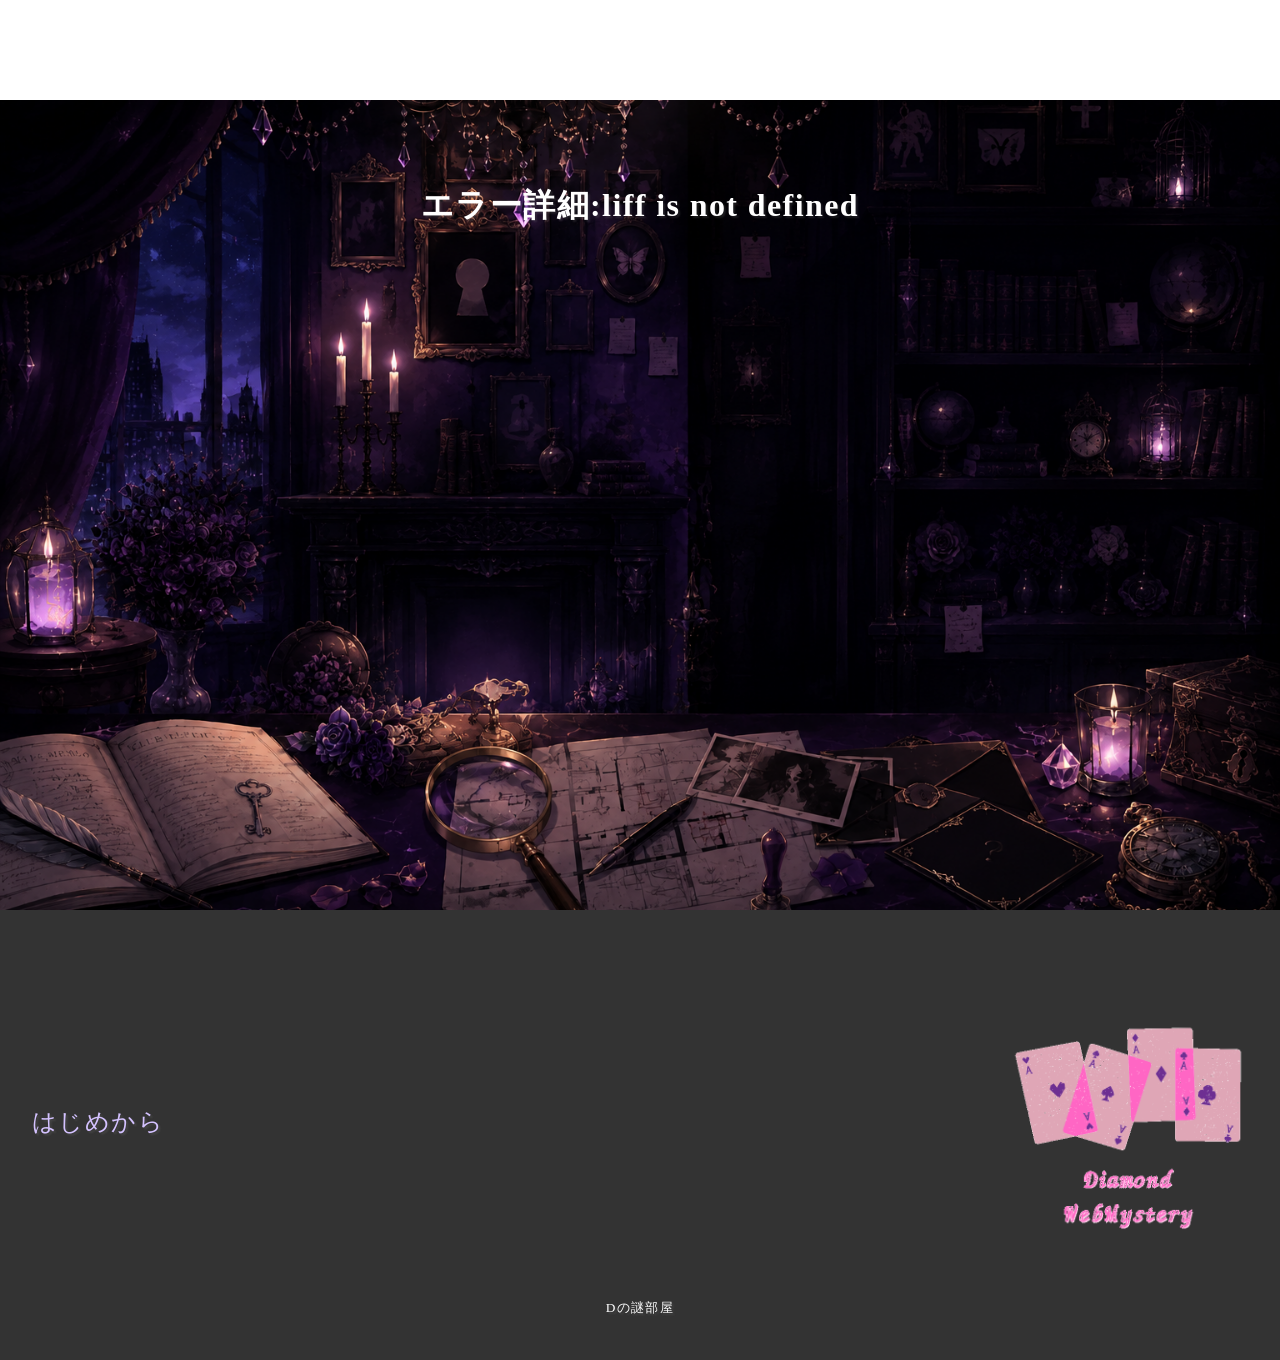
<file: index.html>
<!doctype html>
<html lang="ja">
  <head>
    <meta charset="UTF-8" />
    <meta name="viewport" content="width=device-width, initial-scale=1.0" />
    <title>TikTok配信過去問6-10</title>
    <meta name="description" content="TikTok配信過去問6-10" />
    <meta name="format-detection" content="telephone=no" />

    <!-- favicon/web-clip-icon -->
    <link rel="icon" href="favicon.ico" type="image/ico" />
    <link rel="icon" href="favicon.png" type="image/png" />
    <link rel="icon" href="favicon.svg" type="image/svg+xml" />
    <link rel="apple-touch-icon" href="webclip.png" />

    <!-- ogp共有時の表示 -->
    <meta property="og:site_name" content="TikTok配信過去問6-10" />
    <meta property="og:url" content="http://127.0.0.1:5500/src/index.html" />
    <meta property="og:type" content="website" />
    <meta property="og:title" content="TikTok配信過去問6-10" />
    <meta property="og:description" content="TikTok配信過去問6-10" />
    <meta property="og:image" content="URL" />
    <meta property="og:locale" content="ja_JP" />

    <meta property="fb:app_id" content="AppID" />
    <meta name="twitter:card" content="summary_large_image" />
    <meta name="twitter:site" content="@twitter_id" />
    <meta name="twitter:description" content="TikTok配信過去問6-10" />
    <meta name="twitter:image:src" content="URL" />

    <!-- google fonts -->
    <link rel="preconnect" href="https://fonts.googleapis.com" />
    <link rel="preconnect" href="https://fonts.gstatic.com" crossorigin />
    <link
      href="https://fonts.googleapis.com/css2?family=Noto+Sans+JP:wght@400;500;700&family=Roboto:wght@400;700&family=Zen+Kurenaido&display=swap"
      rel="stylesheet"
    />

    <!-- css -->
    <link rel="stylesheet" href="css/reset.css" />
    <link rel="stylesheet" href="css/style.css" />

    <!-- js -->
    <script src="https://static.line-scdn.net/liff/edge/2/sdk.js"></script>
    <script src="js/main.js" defer></script>
    <script src="https://cdn.jsdelivr.net/npm/gsap@3.13.0/dist/gsap.min.js"></script>

    <!-- audio -->
    <audio id="pipon" src="audio/pipopipon.mp3" preload="auto"></audio>
    <audio id="bubuu" src="audio/bubuu.mp3" preload="auto"></audio>
  </head>
  <body class="js_body is-active">
    <header class="l_header js_header">
      <h1 class="l_header_logo">
        <p class="l_header_link">TikTok配信過去問6-10</p>
      </h1>
      <nav class="l_header-nav js_nav">
        <ul class="l_header-nav_list">
          <li class="l_header-nav_item">
            <a href="index.html" class="l_header-nav_link">はじめから</a>
          </li>
          <!-- <li class="l_header-nav_item">
            <button class="l_header-nav_link" onclick="hint()">ヒント</button>
          </li> -->
        </ul>
      </nav>
      <button class="m_hamburger js_hamburger">
        <span class="m_hamburger-bar"></span>
        <span class="m_hamburger-bar"></span>
        <span class="m_hamburger-bar"></span>
      </button>
    </header>

    <!-- ローディング画面 -->
    <section id="sectionCheck">
      <div id="loading" class="l_contents l_container-sm">
        <p class="m_section_title m_p-w">LINEログイン確認中...</p>
      </div>
      <div id="errorContent" class="js_hidden l_contents l_container-sm">
        <p class="m_section_title m_p-w">
          この謎に挑戦するには、LINE公式アカウントの友だち追加が必要です。
        </p>

        <button id="addLineBtn" class="m_btn">友だち追加する</button>
      </div>
    </section>
    <div id="premiumContent" class="js_hidden">
      <div class="start">
        <div class="l_contents l_container-sm">
          <p>TikTok_LIVE配信で出題した謎が解ける💡</p>
          <p>本作は、【謎6】～【謎10】です</p>
          <p>※配信でしか解けないような謎は少し修正しています</p>
          <br />
          <p>
            <button class="m_btn" onclick="openhint('example')">ヒント</button>
            は、何度でも押せます。
          </p>
          <div class="js_hint" id="hintExample1">
            <br />
            <p>ヒント1</p>
          </div>
          <div class="js_hint" id="hintExample2">
            <br />
            <p>ヒント2</p>
          </div>
          <div class="js_hint" id="hintExample3">
            <br />
            <p>ヒント3</p>
          </div>
        </div>
        <button class="m_btn" onclick="start('o')">謎を解く</button>
        <p><br /></p>
        <p>※Chromeでしか<br />動作確認してません！</p>
        <!-- <p>※メンテナンス中です。動作がうまくいかない場合があります。</p> -->
      </div>
      <!-- 黒い全画面レイヤー -->
      <div id="intro-overlay"></div>
      <div id="fadeout-overlay"></div>
      <main class="top_main">
        <section id="section0" class="l_section js_section is-active">
          <div class="l_contents l_container-sm">
            <div>
              <p class="m_question_p">まずは配信で出題していない特別謎</p>
              <button
                class="m_btn"
                onclick="
                  openModal('nazo0');
                  openQuestion();
                "
              >
                謎を開く
              </button>
              <!-- モーダル -->
              <div id="nazo0" class="l_modal is-disable">
                <div class="l_modal_content">
                  <span class="m_close-btn">&times;</span>
                  <p id="nazo0P">指定したコンテンツが入ります</p>
                </div>
              </div>
            </div>
            <button class="m_btn" onclick="openhint()">ヒント</button>
            <button class="m_btn" onclick="passQuestion()">次の謎へ</button>
            <div class="js_hint" id="nazo0h1">
              <p class="m_question_p">ヒント1</p>
            </div>
            <div class="js_hint" id="nazo0h2">
              <p class="m_question_p">ヒント2</p>
            </div>
            <div class="js_hint" id="nazo0h3">
              <p class="m_question_p">ヒント3</p>
            </div>
          </div>
        </section>
        <section id="section1" class="l_section js_section">
          <div class="l_contents l_container-sm">
            <div>
              <p class="m_question_p">謎６
              </p>
              <button
                class="m_btn"
                onclick="
                  openModal('nazo1');
                  openQuestion();
                "
              >
                謎を開く
              </button>
              <!-- モーダル -->
              <div id="nazo1" class="l_modal is-disable">
                <div class="l_modal_content">
                  <span class="m_close-btn">&times;</span>
                  <p id="nazo1P">指定したコンテンツが入ります</p>
                </div>
              </div>
            </div>
            <button class="m_btn" onclick="openhint()">ヒント</button>
            <button class="m_btn" onclick="passQuestion()">次の謎へ</button>
            <button class="m_btn" onclick="buckQuestion()">前の謎へ</button>
            <div class="js_hint" id="nazo1h1">
              <p class="m_question_p">イラストは、上から「太陽」「焼肉」「犬」</p>
            </div>
            <div class="js_hint" id="nazo1h2">
              <p class="m_question_p">太陽は照っていること、焼肉は焼いていることが大事です。</p>
            </div>
            <div class="js_hint" id="nazo1h3">
              <p class="m_question_p">擬音に着目して考えてみよう</p>
            </div>
          </div>
        </section>
        <section id="section2" class="l_section js_section">
          <div class="l_contents l_container-sm">
            <div>
              <p class="m_question_p">謎７</p>
              <button
                class="m_btn"
                onclick="
                  openModal('nazo2');
                  openQuestion();
                "
              >
                謎を開く
              </button>
              <!-- モーダル -->
              <div id="nazo2" class="l_modal is-disable">
                <div class="l_modal_content">
                  <span class="m_close-btn">&times;</span>
                  <p id="nazo2P">指定したコンテンツが入ります</p>
                </div>
              </div>
            </div>
            <button class="m_btn" onclick="openhint()">ヒント</button>
            <button class="m_btn" onclick="passQuestion()">次の謎へ</button>
            <button class="m_btn" onclick="buckQuestion()">前の謎へ</button>
            <div class="js_hint" id="nazo2h1">
              <p class="m_question_p">♪(´ε｀)
              </p>
            </div>
            <div class="js_hint" id="nazo2h2">
              <p class="m_question_p">これを見ているとピアノが弾きたくなるな...</p>
            </div>
            <div class="js_hint" id="nazo2h3">
              <p class="m_question_p">これは楽譜を模していそう！</p>
            </div>
          </div>
        </section>
        <section id="section3" class="l_section js_section">
          <div class="l_contents l_container-sm">
            <div>
              <p class="m_question_p">謎８</p>
              <button
                class="m_btn"
                onclick="
                  openModal('nazo3');
                  openQuestion();
                "
              >
                謎を開く
              </button>
              <!-- モーダル -->
              <div id="nazo3" class="l_modal is-disable">
                <div class="l_modal_content">
                  <span class="m_close-btn">&times;</span>
                  <p id="nazo3P">指定したコンテンツが入ります</p>
                </div>
              </div>
            </div>
            <button class="m_btn" onclick="openhint()">ヒント</button>
            <button class="m_btn" onclick="passQuestion()">次の謎へ</button>
            <button class="m_btn" onclick="buckQuestion()">前の謎へ</button>
            <div class="js_hint" id="nazo3h1">
              <p class="m_question_p">イラストは、「あめ」と「おひさま」</p>
            </div>
            <div class="js_hint" id="nazo3h2">
              <p class="m_question_p">上は雨、下はお日様に「縦棒線」を足していそう</p>
            </div><div class="js_hint" id="nazo3h3">
              <p class="m_question_p">上は「雨」、下は「日」に「｜」を足していそう</p>
            </div>
          </div>
        </section>
        <section id="section4" class="l_section js_section">
          <div class="l_contents l_container-sm">
            <div>
              <p class="m_question_p">謎９</p>
              <button
                class="m_btn"
                onclick="
                  openModal('nazo4');
                  openQuestion();
                "
              >
                謎を開く
              </button>
              <!-- モーダル -->
              <div id="nazo4" class="l_modal is-disable">
                <div class="l_modal_content">
                  <span class="m_close-btn">&times;</span>
                  <p id="nazo4P">指定したコンテンツが入ります</p>
                </div>
              </div>
            </div>
            <button class="m_btn" onclick="openhint()">ヒント</button>
            <button class="m_btn" onclick="passQuestion()">次の謎へ</button>
            <button class="m_btn" onclick="buckQuestion()">前の謎へ</button>
            <div class="js_hint" id="nazo4h1">
              <p class="m_question_p">数字の大きさ！ではなさそう...３つ目が成り立つにはどう考えればいいだろうか？</p>
            </div>
            <div class="js_hint" id="nazo4h2">
              <p class="m_question_p">黒色と赤色があるものといえば？</p>
            </div>
            <div class="js_hint" id="nazo4h3">
              <p class="m_question_p">これはトランプの「ポーカー」の役で式が成り立ちそう！！役を調べて、下から選ぼう</p>
            </div>
          </div>
        </section>
        <section id="section5" class="l_section js_section">
          <div class="l_contents l_container-sm">
            <div>
              <p class="m_question_p">謎10</p>
              <button
                class="m_btn"
                onclick="
                  openModal('nazo5');
                  openQuestion();
                "
              >
                謎を開く
              </button>
              <!-- モーダル -->
              <div id="nazo5" class="l_modal is-disable">
                <div class="l_modal_content">
                  <span class="m_close-btn">&times;</span>
                  <p id="nazo5P">指定したコンテンツが入ります</p>
                </div>
              </div>
            </div>
            <button class="m_btn" onclick="openhint()">ヒント</button>
            <button class="m_btn" onclick="passQuestion()">次の謎へ</button>
            <button class="m_btn" onclick="buckQuestion()">前の謎へ</button>
            <div class="js_hint" id="nazo5h1">
              <p class="m_question_p">桃が０...服の数ではなさそうだ</p>
            </div>
            <div class="js_hint" id="nazo5h2">
              <p class="m_question_p">それぞれの色ごとにイラストをよく見て、共通点を見つけよう</p>
            </div>
            <div class="js_hint" id="nazo5h3">
              <p class="m_question_p">黄色の服は、片足が縛られて片足しか出せなかったり、両腕が縛られて首しか出せなかったりしている...閃いたかな？</p>
            </div>
          </div>
        </section>
        <section id="goodEnd" class="l_section js_section">
          <div class="l_contents l_container-sm">
            <p class="m_section_title m_red">Congratulations!</p>
            <p class="m_question_p">アンケート協力よろしく</p>
            <br /><br /><br />
            <button id="survey-btn" class="m_btn">アンケートに答える</button>
            <a href="explanation.html" class="m_btn m_end-link">解説を見る</a>
          </div>
        </section>
        <section id="badEnd" class="l_section js_section">
          <div class="l_contents l_container-sm">
            <p class="m_question_p m_onryou_p"></p>

            <br /><br /><br />
            <button id="survey-btn" class="m_btn">アンケートに答える</button>
            <a href="explanation.html" class="m_btn m_end-link">解説を見る</a>
          </div>
        </section>
      </main>

      <div class="l_container-sm">
        <p>※上下グレーのヘッダー・フッターは、謎解きに使用しません。</p>
      </div>
    </div>
    <footer class="l_footer">
      <div class="l_footer_box">
        <nav class="l_footer-nav">
          <ul class="l_footer-nav_list">
            <li class="l_footer-nav_item">
              <a href="index.html" class="l_footer-nav_link">はじめから</a>
            </li>
            <!-- <li class="l_footer-nav_item">
              <a href="room.html" class="l_footer-nav_link"
                >部屋に入ってから</a
              >
            </li> -->
            <!-- <li class="l_footer-nav_item">
              <button class="l_footer-nav_link" onclick="hint()">ヒント</button>
            </li> -->
          </ul>
        </nav>
        <div class="l_footer_logo">
          <a href="index.html" class="l_footer_link">
            <img
              src="img/logo.png"
              alt=""
              class="l_footer_link-img"
              width="500"
              height="500"
            />
          </a>
        </div>
      </div>
      <p class="l_footer-copyright">
        <small class="l_footer-copyright_txt">Dの謎部屋</small>
      </p>
    </footer>
  </body>
</html>
</file>
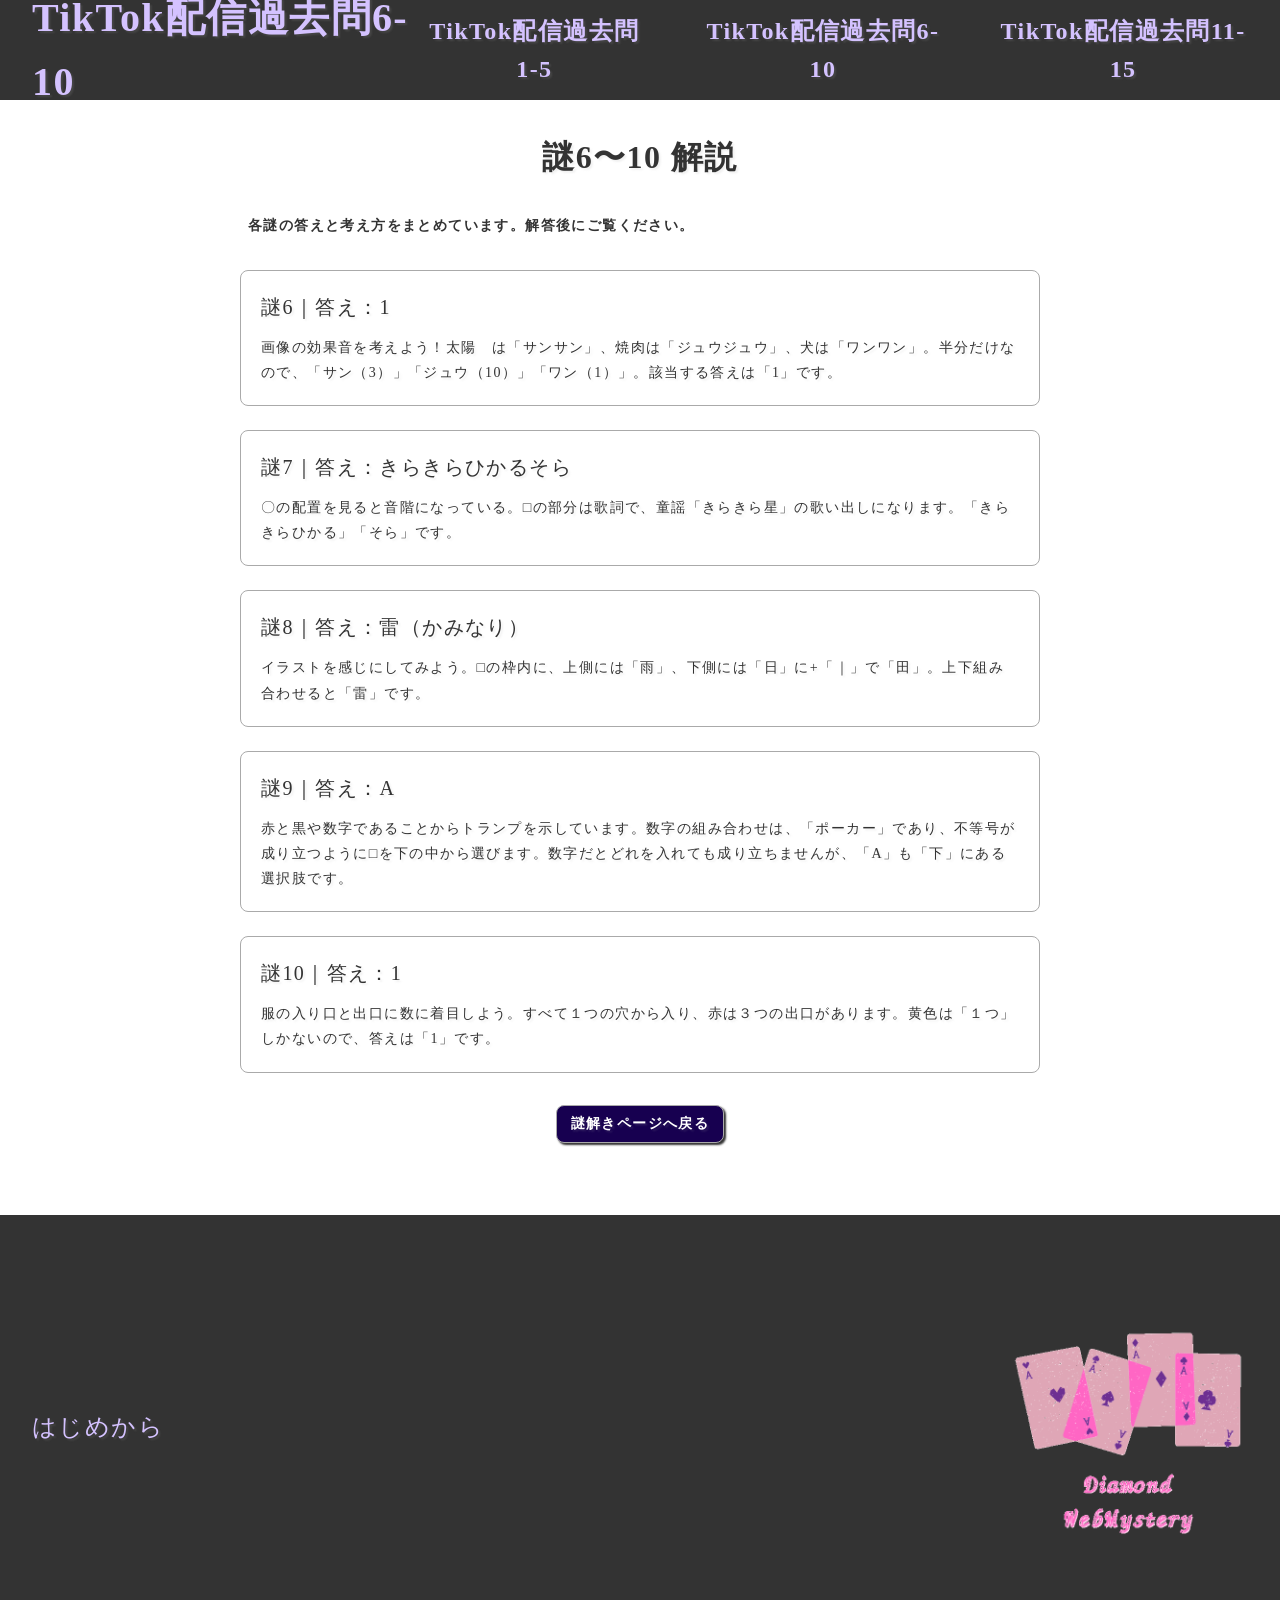
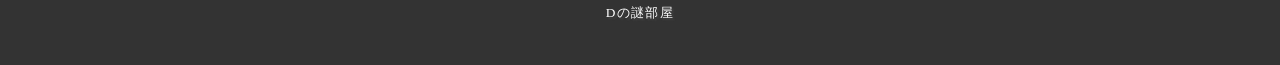
<file: explanation.html>
<!doctype html>
<html lang="ja">
  <head>
    <meta charset="UTF-8" />
    <meta name="viewport" content="width=device-width, initial-scale=1.0" />
    <title>解説 | TikTok配信過去問6-10</title>
    <meta name="description" content="TikTok謎解き問題6-10の解説ページです。" />
    <link rel="icon" href="favicon.ico" type="image/ico" />
    <link rel="stylesheet" href="css/reset.css" />
    <link rel="stylesheet" href="css/style.css" />
  </head>
  <body>
    <header class="l_header js_header">
      <h1 class="l_header_logo"><a class="l_header_link" href="index.html">TikTok配信過去問6-10</a></h1>
      <nav class="l_header-nav js_nav">
        <ul class="l_header-nav_list">
          <li class="l_header-nav_item"><a href="https://liff.line.me/2011066044-aC6gMP3A" class="l_header-nav_link">TikTok配信過去問1-5</a></li>
          <li class="l_header-nav_item"><a href="https://liff.line.me/2011066044-5TOjxXbK" class="l_header-nav_link">TikTok配信過去問6-10</a></li>
          <li class="l_header-nav_item"><a href="https://liff.line.me/2011066044-aiW4ms3m" class="l_header-nav_link">TikTok配信過去問11-15</a></li>
        </ul>
      </nav>
      <button class="m_hamburger js_hamburger" aria-label="メニューを開く" onclick="this.classList.toggle('is-active'); document.querySelector('.js_nav').classList.toggle('is-active')">
        <span class="m_hamburger-bar"></span><span class="m_hamburger-bar"></span><span class="m_hamburger-bar"></span>
      </button>
    </header>
    <main class="explanation-page l_container-sm">
      <h1 class="m_section_title">謎6〜10 解説</h1>
      <p class="m_question_p">各謎の答えと考え方をまとめています。解答後にご覧ください。</p>
      <section class="explanation-item">
        <h2>謎6｜答え：1</h2>
        <p>画像の効果音を考えよう！太陽　は「サンサン」、焼肉は「ジュウジュウ」、犬は「ワンワン」。半分だけなので、「サン（3）」「ジュウ（10）」「ワン（1）」。該当する答えは「1」です。</p>
      </section>
      <section class="explanation-item">
        <h2>謎7｜答え：きらきらひかるそら</h2>
        <p>〇の配置を見ると音階になっている。□の部分は歌詞で、童謡「きらきら星」の歌い出しになります。「きらきらひかる」「そら」です。</p>
      </section>
      <section class="explanation-item">
        <h2>謎8｜答え：雷（かみなり）</h2>
        <p>イラストを感じにしてみよう。□の枠内に、上側には「雨」、下側には「日」に+「｜」で「田」。上下組み合わせると「雷」です。</p>
      </section>
      <section class="explanation-item">
        <h2>謎9｜答え：A</h2>
        <p>赤と黒や数字であることからトランプを示しています。数字の組み合わせは、「ポーカー」であり、不等号が成り立つように□を下の中から選びます。数字だとどれを入れても成り立ちませんが、「A」も「下」にある選択肢です。</p>
      </section>
      <section class="explanation-item">
        <h2>謎10｜答え：1</h2>
        <p>服の入り口と出口に数に着目しよう。すべて１つの穴から入り、赤は３つの出口があります。黄色は「１つ」しかないので、答えは「1」です。</p>
      </section>
      <p class="explanation-actions">
        <a class="m_btn m_end-link" href="index.html">謎解きページへ戻る</a>
      </p>
    </main>
    <footer class="l_footer">
      <div class="l_footer_box">
        <nav class="l_footer-nav"><ul class="l_footer-nav_list"><li class="l_footer-nav_item"><a href="index.html" class="l_footer-nav_link">はじめから</a></li></ul></nav>
        <div class="l_footer_logo"><a href="index.html" class="l_footer_link"><img src="img/logo.png" alt="" class="l_footer_link-img" width="500" height="500" /></a></div>
      </div>
      <p class="l_footer-copyright"><small class="l_footer-copyright_txt">Dの謎部屋</small></p>
    </footer>
  </body>
</html>
</file>
<file: css/style.css>
@charset "UTF-8";

@font-face {
  font-family: "Digital-7";
  src: url("../fonts/digital-7/digital-7.ttf") format("truetype");
  font-family: "onryou";
  src: url("../fonts/onryou/onryou.TTF") format("truetype");
}

/* ---------- 変数 ---------- */
:root {
  /* 色管理用の変数 */
  --black-color: #333;
  --white-color: #fff;
  --gray-color: #aaa;
  --gray-color02: #fafafa;
  --gray-color03: #aaaaaa7e;
  --primary-color: #d4c2ff;
  --accent-color: #170050;
}

:root {
  /* コンテンツ幅管理用の変数 */
  --content-width-sm: 800px;
  --content-width: 960px;
  --content-width-lg: 1088px;
}

:root {
  /* z-index管理用の変数 */
  --z-index-back: -1;
  --z-index-default: 1;
  --z-index-header: 1000;
  --z-index-modal: 7000;
  --z-index-maku: 8000;
  --z-index-menu: 9999;
}

/* ---------- 要素 ---------- */
html {
  scroll-behavior: smooth; /* スクロールをスムーズにする */
}

body {
  color: var(--black-color);
  font-size: 14px;
  /* font-family: "Noto Sans JP", sans-serif; */
  font-family: "Cinzel", serif;
  line-height: 1.6;
  letter-spacing: 0.1em;
  text-shadow: 2px 2px 2px rgba(170, 170, 170, 0.16);
}

/* ---------- layout ---------- */
.l_container-sm,
.l_container,
.l_container-lg {
  width: 100%;
  padding: 0 16px;
  margin: 0 auto;
}

@media screen and (min-width: 768px) {
  .l_container-sm,
  .l_container,
  .l_container-lg {
    padding: 0 80px;
  }
}

.l_container-sm {
  max-width: calc(var(--content-width-sm) + 32px);
}

.l_container {
  max-width: calc(var(--content-width) + 32px);
}

.l_container-lg {
  max-width: calc(var(--content-width-lg) + 32px);
}

.l_contents {
  padding: 80px 0;
}

.l_section {
  text-align: center;
  min-height: 75vh;
}

.l_img-box {
  height: 50vh;
}

#sectionCheck,
#section0,
#section1,
#section2,
#section3,
#section4,
#section5 {
  background: url("../img/back.png") no-repeat center center;
  background-size: cover;
  min-height: 90vh;
}
#goodEnd {
  background: url("../img/back.png") no-repeat center center;
  background-size: cover;
  min-height: 90vh;
}
#badEnd {
  background: url("../img/back.png") no-repeat center center;
  background-size: cover;
  min-height: 90vh;
}

.l_annke {
  margin: 80px auto 0;
  text-align: center;
  padding: 40px;
}

/*ヘッダー*/
.l_header {
  padding: 0 16px;
  display: flex;
  justify-content: space-between;
  align-items: center;
  height: 48px;
  width: 100%;
  background: var(--black-color);
  position: sticky;
  top: 0;
  z-index: var(--z-index-header);
  transition: transform 0.3s ease-in-out; /* スムーズな動き */
}

@media screen and (min-width: 1080px) {
  .l_header {
    height: 100px;
    padding: 0 32px;
  }
}

.l_header_logo {
  height: 100%;
}

.l_header_link {
  display: flex;
  align-items: center;
  justify-content: center;
  height: 100%;
  font-size: 24px;
  font-weight: bold;
  color: var(--primary-color);
  /* background: linear-gradient(90deg, var(--primary-color), var(--black-color));
  -webkit-background-clip: text;
  -webkit-text-fill-color: transparent; */
}

@media screen and (min-width: 1080px) {
  .l_header_link {
    font-size: 40px;
  }
}

.l_header_contents {
  display: flex;
  align-items: center;
  gap: 8px;
  height: 100%;
}

@media screen and (min-width: 1080px) {
  .l_header_contents {
    gap: 32px;
  }
}

.l_header-nav {
  position: fixed;
  top: 0;
  left: 0;
  right: 0;
  bottom: 0;
}

@media screen and (min-width: 1080px) {
  .l_header-nav {
    position: static;
    background: transparent;
    opacity: 1;
    pointer-events: inherit;
    height: 100%;
    display: flex;
    align-items: center;
  }
}

.l_header-nav_list {
  position: absolute;
  top: 50%;
  left: 50%;
  transform: translate(-50%, -50%);
  color: var(--white-color);
  font-weight: bold;
  font-size: 24px;
}

@media screen and (min-width: 1080px) {
  .l_header-nav_list {
    position: static;
    transform: none;
    display: flex;
    align-items: center;
    justify-content: center;
    gap: 56px;
    height: 100%;
    color: var(--primary-color);
  }
}

.l_header-nav_item {
  text-align: center;
  margin-top: 80px;
}

@media screen and (min-width: 1080px) {
  .l_header-nav_item {
    margin-top: 0;
    height: 100%;
  }
}

@media screen and (min-width: 1080px) {
  .l_header-nav_link {
    height: 100%;
    display: flex;
    align-items: center;
    position: relative;
  }

  .l_header-nav_link::after {
    content: "";
    position: absolute;
    left: 0;
    bottom: 0; /* 文字のすぐ下 */
    width: 100%;
    height: 4px;
    background: var(--accent-color);
    transform: scaleX(0); /* 横方向に縮小 */
    transform-origin: right; /* 右から左へ動く */
    transition: transform 0.2s ease;
  }
}

.l_header-nav_link:hover {
  color: var(--accent-color);
}

.l_header-nav_link:hover::after {
  transform: scaleX(1); /* 通常サイズに戻す＝表示される */
  transform-origin: left; /* 左から広がる（逆方向） */
}

/*footer*/
.l_footer {
  height: 100%;
  width: 100%;
  padding: 40px 0;
  background-color: var(--black-color);
}

@media screen and (min-width: 768px) {
  .l_footer_box {
    display: flex;
    justify-content: space-between;
    align-items: center;
    padding: 40px 16px;
  }
}

@media screen and (min-width: 1080px) {
  .l_footer_box {
    padding: 40px 32px;
  }
}

.l_footer-nav_list {
  display: flex;
  align-items: center;
  justify-content: center;
  gap: 20px;
  color: var(--primary-color);
}

@media screen and (min-width: 768px) {
  .l_footer-nav_list {
    font-size: 18px;
    gap: 80px;
  }
}

@media screen and (min-width: 1080px) {
  .l_footer-nav_list {
    font-size: 24px;
  }
}

.l_footer-nav_link {
  transition: all 0.3s ease;
}

.l_footer-nav_link:hover {
  color: var(--accent-color);
}

.l_footer_logo {
  height: 88px;
  margin-top: 24px;
}

@media screen and (min-width: 768px) {
  .l_footer_logo {
    height: 160px;
  }
}

@media screen and (min-width: 1080px) {
  .l_footer_logo {
    height: 240px;
  }
}

.l_footer_link-img {
  height: 100%;
  object-fit: contain;
}

.l_footer-copyright {
  text-align: center;
  font-size: 8px;
  color: var(--white-color);
}

@media screen and (min-width: 1080px) {
  .l_footer-copyright {
    font-size: 16px;
  }
}

/*---------------モジュール---------------*/
/*ハンバーガーメニューボタン*/
.m_hamburger {
  position: relative;
  width: 32px;
  height: 24px;
  background-color: #00000000;
}

@media screen and (min-width: 1080px) {
  .m_hamburger {
    display: none;
  }
}

.m_hamburger-bar {
  position: absolute;
  display: block;
  width: 100%;
  height: 2px; /*棒の太さ*/
  background: var(--black-color);
  transition: 0.3s;
}

.m_hamburger-bar:nth-child(1) {
  top: 0;
}

.m_hamburger-bar:nth-child(2) {
  top: 50%;
  transform: translateY(-50%);
}

.m_hamburger-bar:nth-child(3) {
  top: 100%;
  transform: translateY(-100%);
}


.m_img {
  height: 100%;
  object-fit: contain;
}

.m_section_title {
  font-weight: bold;
  text-align: center;
  font-size: 32px;
}

.m_question_p {
  padding: 8px;
  font-weight: bold;
  text-shadow:
    2px 0px 5px var(--white-color),
    -2px 0px 5px var(--white-color),
    0px 2px 5px var(--white-color),
    0px -2px 5px var(--white-color),
    2px 2px 5px var(--white-color),
    -2px 2px 5px var(--white-color),
    2px -2px 5px var(--white-color),
    -2px -2px 5px var(--white-color);
  margin-top: 16px;
}

.m_answer {
  padding: 0.5em;
  width: 200px;
  border: solid 1px var(--gray-color);
  border-radius: 8px;
  background-color: var(--primary-color);
  font-size: 14px;
}

.m_answer.is-disable {
  cursor: not-allowed;
  pointer-events: none;
}

.m_btn {
  padding: 0.5em 1em;
  margin-top: 1em;
  border: solid 1px var(--gray-color);
  border-radius: 8px;
  background-color: var(--accent-color);
  box-shadow: 2px 2px 2px var(--black-color);
  color: var(--white-color);
  font-size: 14px;
  font-weight: bold;
}

.m_btn:active {
  box-shadow: none;
  transform: translate(2px, 2px);
}

.m_btn.is-disable {
  background-color: var(--gray-color);
  color: var(--gray-color02);
  cursor: not-allowed;
  pointer-events: none;
  box-shadow: none;
}

.m_annke {
  font-size: 24px;
  color: blue;
  border-bottom: solid 1px;
  background-color: var(--primary-color);
}

.m_end-link {
  display: inline-block;
  margin: 8px;
  text-decoration: none;
}

.m_p-w {
  color: var(--white-color);
}

/* ---------- Start ---------- */
.start {
  position: fixed;
  top: 0;
  left: 0;
  width: 100%;
  height: 100%;
  z-index: 9999;
  display: flex;
  flex-direction: column;
  justify-content: center;
  align-items: center;
  text-align: center;
  color: var(--white-color);
}
.start.is-disable {
  display: none;
}

/* 初期状態の真っ黒な背景 */
#intro-overlay {
  position: fixed;
  top: 0;
  left: 0;
  width: 100%;
  height: 100%;
  background: var(--black-color);
  z-index: var(--z-index-maku);
  display: flex;
  justify-content: center;
  align-items: center;
}

#fadeout-overlay {
  position: fixed;
  top: 0;
  left: 0;
  width: 100vw;
  height: 100vh;
  background: var(--white-color);
  opacity: 0;
  pointer-events: none;
  z-index: 9999;
  transition: opacity 3s ease;
}

#fadein-overlay.is-active {
  position: fixed;
  top: 0;
  left: 0;
  width: 100vw;
  height: 100vh;
  background: var(--white-color);
  z-index: 9999;
  animation: fadeinEffect 2s ease-out forwards;
}

@keyframes fadeinEffect {
  0% {
    opacity: 1;
  }
  20% {
    opacity: 1;
  }
  70% {
    opacity: 0.5;
  }
  100% {
    opacity: 0;
    display: none;
    pointer-events: none;
  }
}

/* ---------- top ---------- */

/* モーダル */
.l_modal {
  position: fixed;
  top: 0;
  left: 0;
  width: 100%;
  height: 100%;
  background: var(--gray-color03);
  display: flex;
  justify-content: center;
  align-items: center;
  z-index: var(--z-index-modal);
}

.l_modal.is-disable {
  display: none;
}

.l_modal_content {
  background: var(--white-color);
  padding: 2em;
  border-radius: 10px;
  width: 60%;
  min-width: 90%;
  text-align: center;
  position: relative;
}

.m_close-btn {
  position: absolute;
  top: 0.3em;
  right: 0.7em;
  cursor: pointer;
  font-size: 1.2rem;
}

.m_shikaku {
  border: solid 2px;
  border-color: black;
}

.m_maru {
  border: solid 2px;
  border-radius: 50px;
  border-color: black;
}

.m_onryou_p {
  font-family: "onryou";
  text-shadow: none;
}

.m_red {
  color: red;
}

.m_blue {
  color: blue;
}



/* ---------- js ---------- */
.js_hidden {
  display: none;
}

.js_body.is-active {
  overflow: hidden; /* スクロールを無効化 */
}

.js_header.is-active {
  transform: translateY(-100%);
}

.js_nav {
  pointer-events: none;
  opacity: 0;
  transition: opacity 0.2s;
}

@media screen and (min-width: 1080px) {
  .js_nav {
    pointer-events: auto;
    opacity: 1;
  }
}

.js_nav.is-active {
  transform: translateX(0);
  pointer-events: inherit;
  opacity: 1;
  background:
    linear-gradient(rgba(51, 51, 51, 0.4), rgba(51, 51, 51, 0.4)),
    url(../img/dwm.jpg) 30% 35% / cover;
  text-shadow:
    2px 2px 4px var(--primary-color) /* 右下 */,
    -2px 2px 4px var(--primary-color) /* 左下 */,
    2px -2px 4px var(--primary-color) /* 右上 */,
    -2px -2px 4px var(--primary-color) /* 左上 */,
    0 2px 4px var(--primary-color) /* 下 */,
    0 -2px 4px var(--primary-color) /* 上 */,
    2px 0 4px var(--primary-color) /* 右 */,
    -2px 0 4px var(--primary-color) /* 左 */;
}

.js_hamburger.is-active .m_hamburger-bar:first-child {
  top: 50%;
  transform: rotate(45deg);
}

.js_hamburger.is-active .m_hamburger-bar:nth-child(2) {
  opacity: 0;
}

.js_hamburger.is-active .m_hamburger-bar:last-child {
  top: 50%;
  transform: rotate(-45deg);
}

.js_section {
  display: none;
}

.js_section.is-active {
  display: block;
}

/* ヒント */
.js_hint {
  display: none;
}
.js_hint.is-active {
  display: block;
  margin-left: auto;
  margin-right: auto;
}

.js_hint_p {
  margin-top: 0;
}

/* Explanation page */
.explanation-page {
  padding: 32px 16px 64px;
}

.explanation-page h1 {
  margin-bottom: 24px;
}

.explanation-item {
  margin: 24px 0;
  padding: 20px;
  border: 1px solid var(--gray-color);
  border-radius: 8px;
  background: var(--white-color);
}

.explanation-item h2 {
  margin-bottom: 12px;
  font-size: 1.25rem;
}

.explanation-item p {
  margin-top: 8px;
  line-height: 1.8;
}

.explanation-actions {
  text-align: center;
}

.explanation-actions .m_btn {
  margin: 8px;
}
</file>
